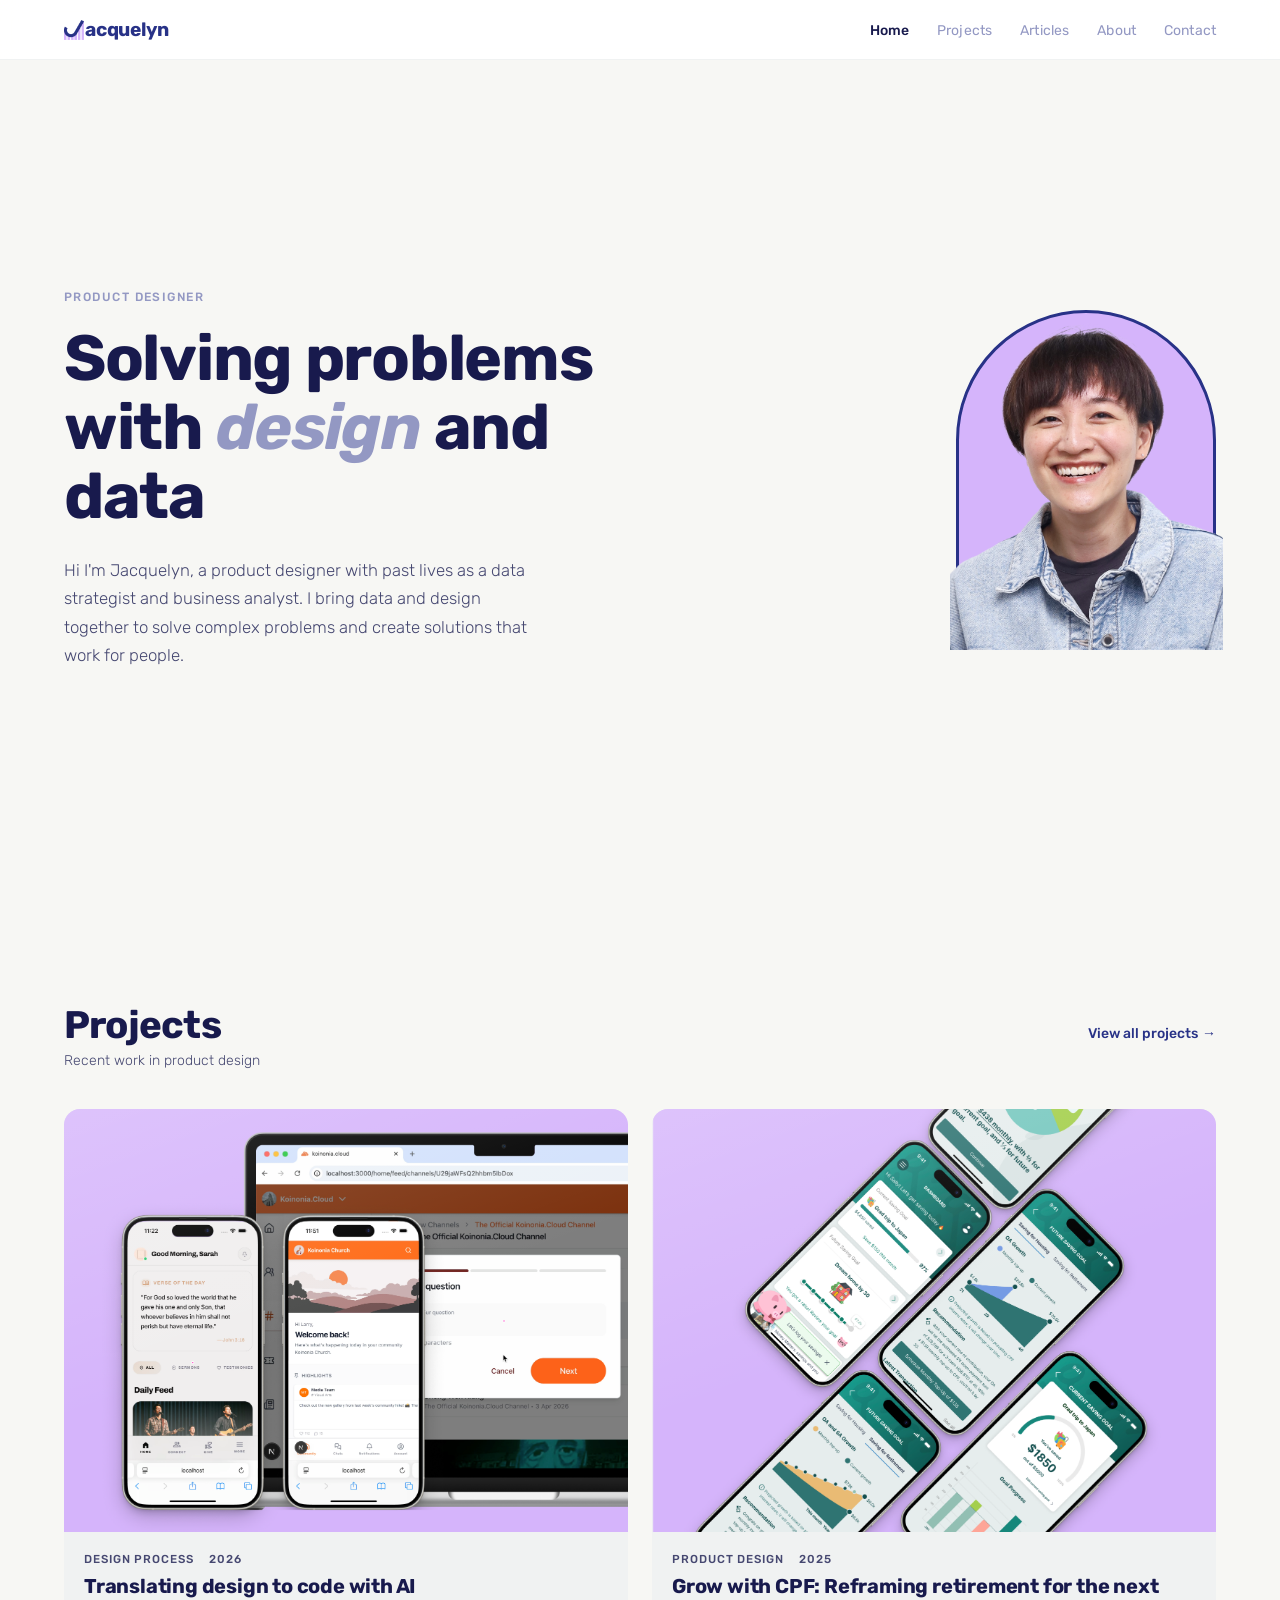
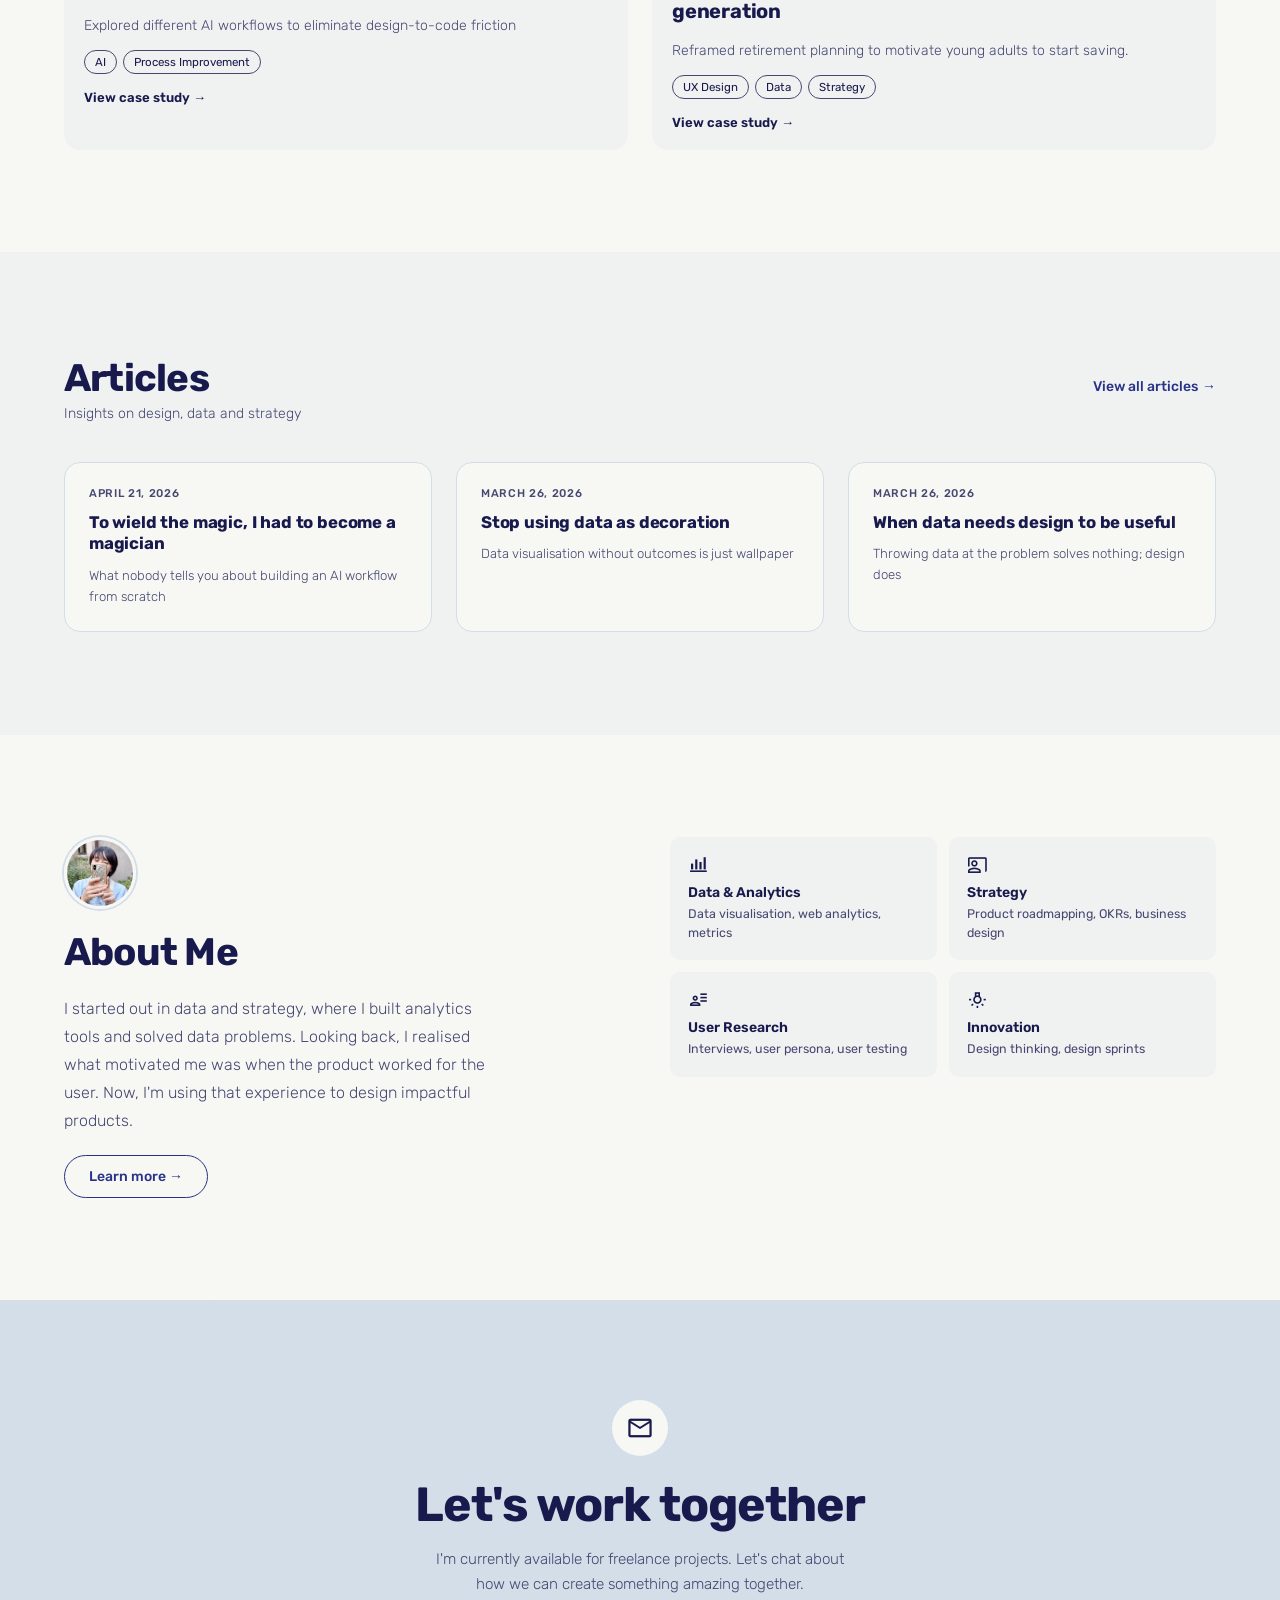
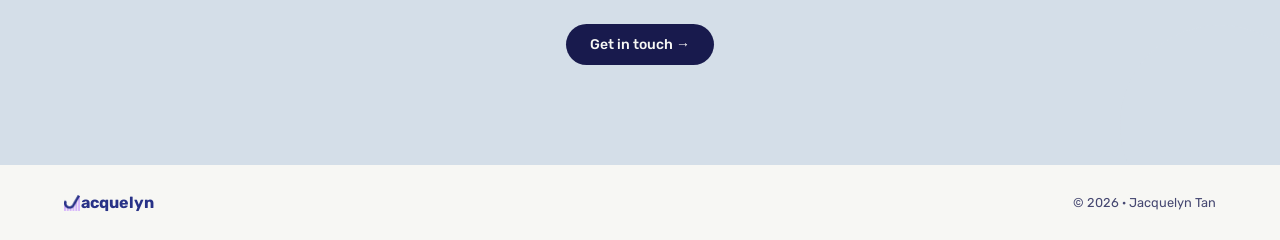
<file: index.html>
<!DOCTYPE html>
<html lang="en">

<head>
  <meta charset="UTF-8">
  <meta name="viewport" content="width=device-width, initial-scale=1.0">
  <title>Jacquelyn — Product Designer</title>
  <link rel="preconnect" href="https://fonts.googleapis.com">
  <link rel="preconnect" href="https://fonts.gstatic.com" crossorigin>
  <link href="https://fonts.googleapis.com/css2?family=Rubik:ital,wght@0,300..900;1,300..900&display=swap"
    rel="stylesheet">
  <link rel="stylesheet"
    href="https://fonts.googleapis.com/css2?family=Material+Symbols+Outlined&icon_names=bar_chart_4_bars,co_present,mail,user_attributes,wb_incandescent" />
  <link rel="stylesheet" href="styles.css">
  <link rel="icon" href="favicon.png" type="image/png">
  <style>
    /* PAGE-SPECIFIC STYLES (home only) */

    /* ── HERO ── */
    .hero {
      min-height: calc(100vh - 60px);
      display: grid;
      grid-template-columns: 1fr auto;
      align-items: center;
      gap: 40px;
      padding-top: clamp(40px, 8vw, 100px);
      padding-bottom: clamp(40px, 8vw, 100px);
      position: relative;
      overflow: hidden;
    }

    .hero::before {
      content: '';
      position: absolute;
      top: -120px;
      right: -80px;
      width: 500px;
      height: 500px;
      pointer-events: none;
    }

    .hero-label {
      font-size: 0.75rem;
      font-weight: 500;
      letter-spacing: 0.12em;
      text-transform: uppercase;
      color: var(--purple);
      margin-bottom: 20px;
      display: block;
    }

    .hero-title {
      font-family: var(--font-display);
      font-size: clamp(2.4rem, 5vw, 4.2rem);
      line-height: 1.08;
      letter-spacing: -0.02em;
      color: var(--black);
      margin-bottom: 24px;
      max-width: 560px;
    }

    .hero-title em {
      font-style: italic;
      color: var(--purple);
    }

    .hero-bio {
      font-size: clamp(0.95rem, 1.5vw, 1.05rem);
      color: var(--gray);
      line-height: 1.7;
      max-width: 480px;
      font-weight: 300;
    }

    .hero-image-wrap {
      position: relative;
      width: clamp(250px, 28vw, 260px);
      display: flex;
      justify-content: center;
    }

    .hero-arch {
      width: clamp(250px, 24vw, 260px);
      height: clamp(260px, 28vw, 340px);
      border-radius: 9999px 9999px 0 0;
      background: var(--secondary);
      border: 3px solid var(--navy);
    }

    .hero-photo {
      position: absolute;
      bottom: 0px;
      width: 105%;
      height: 110%;
      object-fit: cover;
      object-position: top;
    }

    .hero-image-wrap .sparkle {
      position: absolute;
      font-size: 2.0rem;
      color: var(--navy);
      animation: spin 4s linear infinite;
    }

    .sparkle-1 {
      top: 34px;
      right: 10px;
    }

    .sparkle-2 {
      bottom: 100px;
      left: -12px;
      animation-direction: reverse;
      animation-duration: 6s;
    }

    @keyframes spin {
      from {
        transform: rotate(0deg);
      }

      to {
        transform: rotate(360deg);
      }
    }

    /* ── PROJECTS ── */
    .projects {
      background: var(--white);
    }

    .projects-grid {
      display: grid;
      grid-template-columns: repeat(2, 1fr);
      gap: 24px;
    }

    /* ── ARTICLES ── */
    .articles {
      background: var(--gray-light);
    }

    .articles-list {
      display: grid;
      grid-template-columns: repeat(3, 1fr);
      gap: 24px;
    }

    /* ── ABOUT ── */
    .about {
      background: var(--white);
    }

    .about-grid {
      display: grid;
      grid-template-columns: 1fr 1fr;
      gap: 60px;
      align-items: start;
    }

    .about-left {
      display: flex;
      flex-direction: column;
      gap: 20px;
    }

    .about-avatar {
      width: 72px;
      height: 72px;
      border-radius: 50%;
      background: linear-gradient(135deg, var(--purple-light), var(--purple-mid));
      display: flex;
      align-items: center;
      justify-content: center;
      font-size: 2rem;
      border: 3px solid var(--white);
      box-shadow: 0 0 0 2px var(--purple-mid);
    }

    .about-text {
      font-size: 1rem;
      color: var(--gray);
      line-height: 1.75;
      font-weight: 300;
      max-width: 440px;
    }

    .skills-grid {
      display: grid;
      grid-template-columns: 1fr 1fr;
      gap: 12px;
    }

    .skill-card {
      background: var(--gray-light);
      border-radius: var(--radius-sm);
      padding: 18px;
      transition: background 0.2s;
    }

    .skill-card:hover {
      background: var(--purple-light);
    }

    .skill-icon {
      font-size: 1.3rem;
      margin-bottom: 8px;
      display: block;
    }

    .skill-name {
      font-size: 0.875rem;
      font-weight: 600;
      color: var(--black);
      margin-bottom: 4px;
    }

    .skill-desc {
      font-size: 0.78rem;
      color: var(--gray);
      line-height: 1.5;
    }

    @media (max-width: 768px) {
      .hero {
        grid-template-columns: 1fr;
        text-align: center;
        min-height: auto;
      }

      .hero-content {
        order: 2;
      }

      .hero-image-wrap {
        order: 1;
        margin: 0 auto;
      }

      .hero-title {
        max-width: 100%;
        margin: 0 auto 20px;
      }

      .hero-bio {
        max-width: 100%;
        margin: 0 auto;
      }

      .projects-grid {
        grid-template-columns: 1fr;
      }

      .articles-list {
        grid-template-columns: 1fr;
      }

      .about-grid {
        grid-template-columns: 1fr;
        gap: 40px;
      }

      .skills-grid {
        grid-template-columns: 1fr 1fr;
      }
    }

    @media (max-width: 480px) {
      .skills-grid {
        grid-template-columns: 1fr;
      }
    }
  </style>
</head>

<body>

  <div id="nav-placeholder"></div>

  <!-- HERO -->
  <section class="hero" id="hero">
    <div class="hero-content">
      <span class="hero-label">Product Designer</span>
      <h1 class="hero-title">Solving problems with <em>design</em> and data</h1>
      <p class="hero-bio">Hi I'm Jacquelyn, a product designer with past lives as a data strategist and business
        analyst. I bring data and design together to solve complex problems and create solutions that work for people.
      </p>
    </div>
    <div class="hero-image-wrap">
      <div class="hero-arch"></div>
      <!-- <span class="sparkle sparkle-1">✦</span>
      <span class="sparkle sparkle-2">✦</span> -->
      <img src="hero.png" alt="Jacquelyn" class="hero-photo">
    </div>
  </section>

  <!-- PROJECTS -->
  <section class="projects" id="projects">
    <div class="section-header fade-up">
      <div>
        <h2 class="section-title">Projects</h2>
        <p class="section-sub">Recent work in product design</p>
      </div>
      <a href="projects.html" class="view-all">View all projects</a>
    </div>
    <div class="projects-grid" id="home-projects"></div>
  </section>

  <!-- ARTICLES -->
  <section class="articles" id="articles">
    <div class="section-header fade-up">
      <div>
        <h2 class="section-title">Articles</h2>
        <p class="section-sub">Insights on design, data and strategy</p>
      </div>
      <a href="article.html" class="view-all">View all articles</a>
    </div>
    <div class="articles-list">
      <a href="https://medium.com/@jacquxes/to-wield-the-magic-i-had-to-become-a-magician-760f08ba2ab2"
        class="article-card fade-up d1">
        <p class="article-date">April 21, 2026</p>
        <h3 class="article-title">To wield the magic, I had to become a magician</h3>
        <p class="article-desc">What nobody tells you about building an AI workflow from scratch</p>
      </a>
      <a href="https://medium.com/@jacquxes/stop-using-data-as-decoration-c8cc7ef0eba2" class="article-card fade-up d2">
        <p class="article-date">March 26, 2026</p>
        <h3 class="article-title">Stop using data as decoration</h3>
        <p class="article-desc">Data visualisation without outcomes is just wallpaper</p>
      </a>
      <a href="https://medium.com/@jacquxes/when-data-needs-design-to-be-useful-93272a789863"
        class="article-card fade-up d3">
        <p class="article-date">March 26, 2026</p>
        <h3 class="article-title">When data needs design to be useful</h3>
        <p class="article-desc">Throwing data at the problem solves nothing; design does</p>
      </a>
    </div>
  </section>

  <!-- ABOUT -->
  <section class="about" id="about">
    <div class="about-grid">
      <div class="about-left fade-up">
        <img src="avatar.png" alt="Jacquelyn" class="about-avatar">
        <h2 class="section-title" style="font-size:clamp(1.8rem,3vw,2.4rem);">About Me</h2>
        <p class="about-text">I started out in data and strategy, where I built analytics tools and solved data
          problems. Looking back, I realised what motivated me was when the product worked for the user. Now, I'm using
          that experience to design impactful products.</p>
        <a href="about.html" class="btn btn-outline" style="align-self:flex-start;">Learn
          more →</a>
      </div>
      <div class="skills-grid fade-up d1">
        <div class="skill-card">
          <span class="skill-icon material-symbols-outlined">bar_chart_4_bars</span>
          <p class="skill-name">Data &amp; Analytics</p>
          <p class="skill-desc">Data visualisation, web analytics, metrics</p>
        </div>
        <div class="skill-card">
          <span class="skill-icon material-symbols-outlined">co_present</span>
          <p class="skill-name">Strategy</p>
          <p class="skill-desc">Product roadmapping, OKRs, business design</p>
        </div>
        <div class="skill-card">
          <span class="skill-icon material-symbols-outlined">user_attributes</span>
          <p class="skill-name">User Research</p>
          <p class="skill-desc">Interviews, user persona, user testing</p>
        </div>
        <div class="skill-card">
          <span class="skill-icon material-symbols-outlined">wb_incandescent</span>
          <p class="skill-name">Innovation</p>
          <p class="skill-desc">Design thinking, design sprints</p>
        </div>
      </div>
    </div>
  </section>

  <div id="cta-placeholder"></div>
  <div id="footer-placeholder"></div>

  <script src="components.js"></script>
  <script>
    renderNav('Home');
    renderCTA();
    renderFooter();
    renderProjectCards('home-projects', { limit: 2 });
    initScrollAnimations();
  </script>
</body>

</html>
</file>
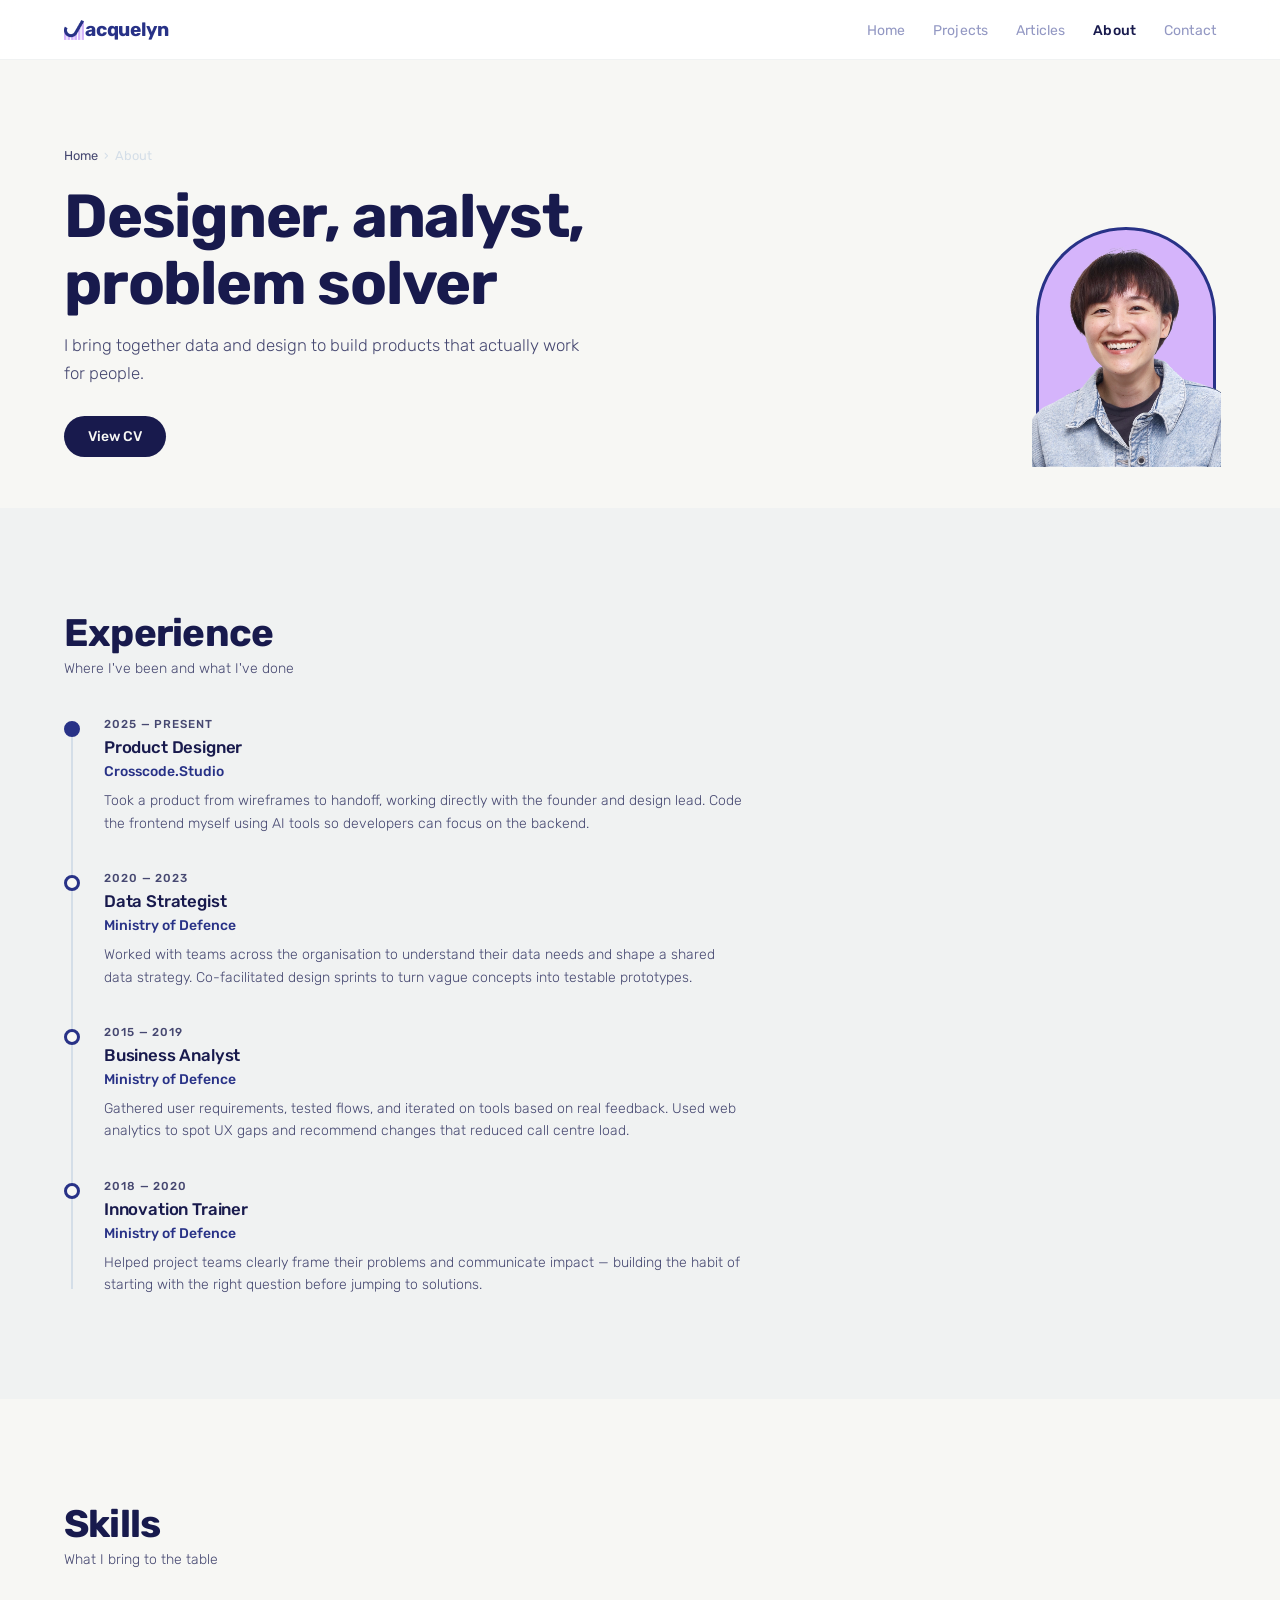
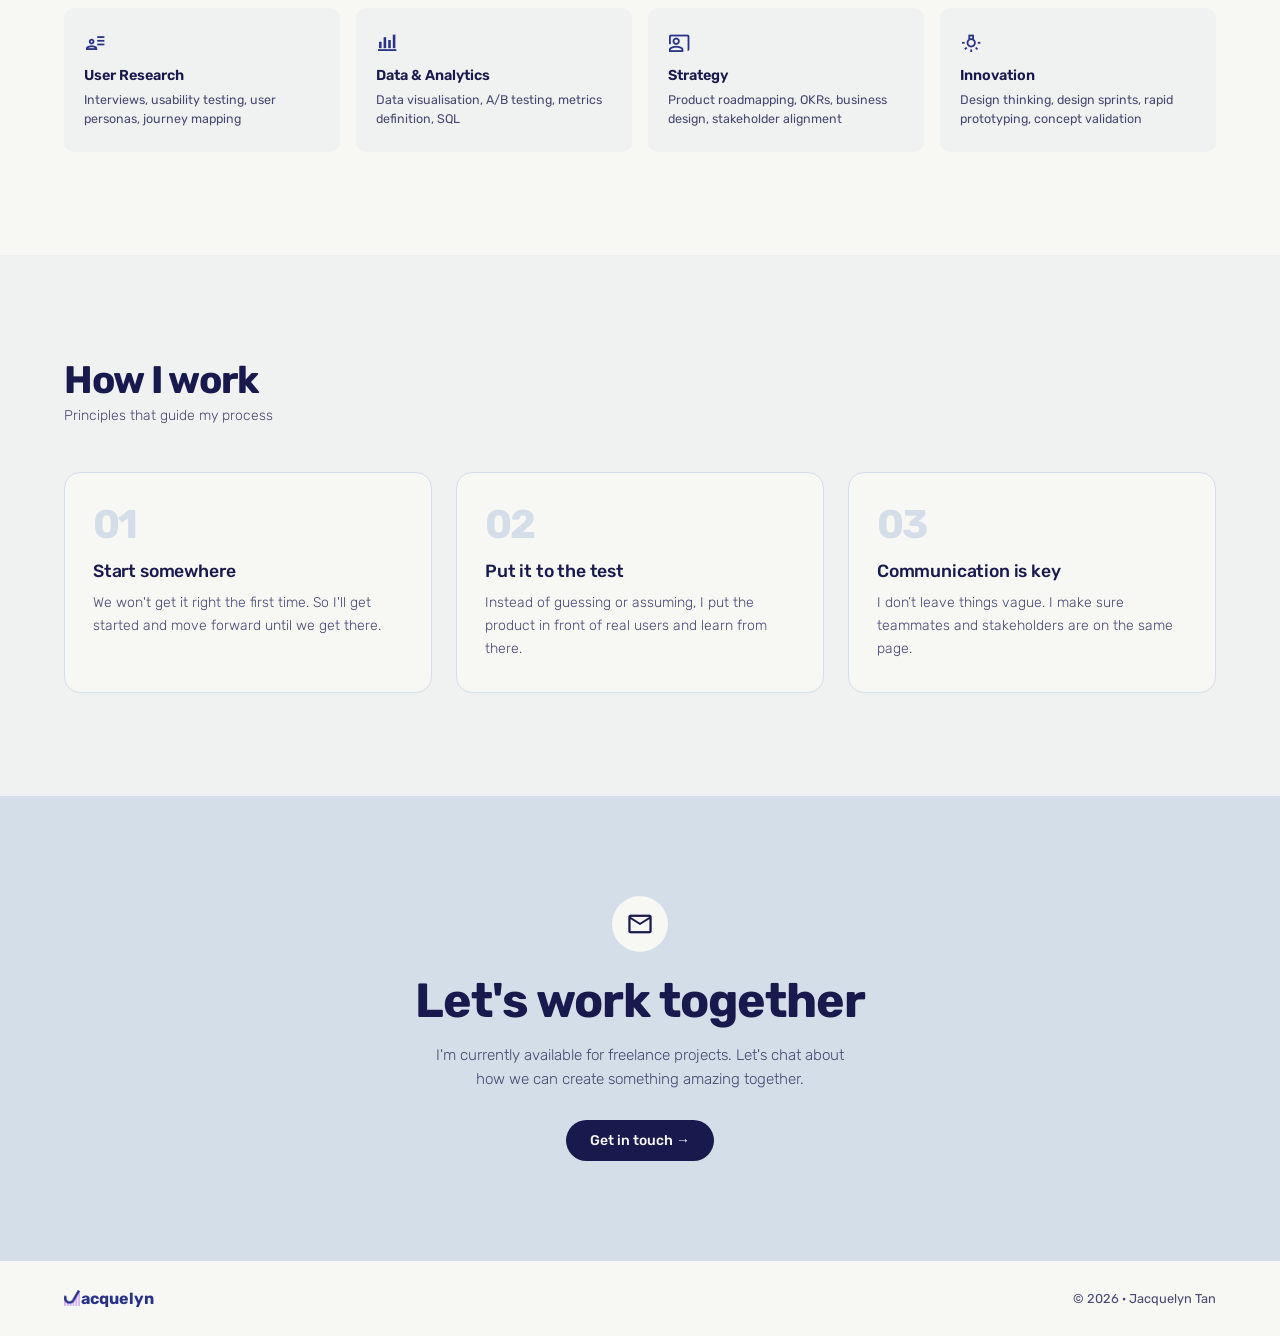
<file: about.html>
<!DOCTYPE html>
<html lang="en">

<head>
  <meta charset="UTF-8">
  <meta name="viewport" content="width=device-width, initial-scale=1.0">
  <title>About — Jacquelyn</title>
  <link rel="preconnect" href="https://fonts.googleapis.com">
  <link rel="preconnect" href="https://fonts.gstatic.com" crossorigin>
  <link href="https://fonts.googleapis.com/css2?family=Rubik:ital,wght@0,300..900;1,300..900&display=swap"
    rel="stylesheet">
  <link rel="stylesheet"
    href="https://fonts.googleapis.com/css2?family=Material+Symbols+Outlined&icon_names=bar_chart_4_bars,co_present,mail,user_attributes,wb_incandescent" />
  <link rel="stylesheet" href="styles.css">
  <style>
    /* PAGE-SPECIFIC STYLES (about only) */

    /* ── PAGE HEADER ── */
    .page-header {
      padding: clamp(48px, 7vw, 88px) clamp(20px, 5vw, 80px) clamp(32px, 4vw, 56px);
      display: grid;
      grid-template-columns: 1fr auto;
      align-items: end;
      gap: 40px;
      /* border-bottom: 1px solid var(--purple-light); */
    }

    .breadcrumb {
      display: flex;
      align-items: center;
      gap: 6px;
      font-size: 0.8rem;
      color: var(--gray);
      margin-bottom: 20px;
    }

    .breadcrumb a {
      color: var(--gray);
      text-decoration: none;
      transition: color 0.2s;
    }

    .breadcrumb a:hover {
      color: var(--navy);
    }

    .breadcrumb span {
      color: var(--purple-light);
    }

    .page-title {
      font-family: var(--font-display);
      font-size: clamp(2.2rem, 5vw, 3.8rem);
      letter-spacing: -0.02em;
      color: var(--black);
      margin-bottom: 14px;
      line-height: 1.1;
    }

    .page-title em {
      font-style: italic;
      color: var(--navy);
    }

    .page-desc {
      font-size: clamp(0.95rem, 1.5vw, 1.05rem);
      color: var(--gray);
      line-height: 1.7;
      max-width: 520px;
      font-weight: 300;
    }

    .header-avatar-wrap {
      position: relative;
      width: clamp(120px, 16vw, 180px);
      display: flex;
      justify-content: center;
      flex-shrink: 0;
    }

    .header-arch {
      width: clamp(120px, 16vw, 180px);
      height: clamp(160px, 20vw, 230px);
      border-radius: 9999px 9999px 0 0;
      background: var(--secondary);
      border: 3px solid var(--navy);
    }

    .header-photo {
      position: absolute;
      bottom: -10px;
      width: 105%;
      height: 110%;
      object-fit: cover;
      object-position: top;
    }

    /* ── INTRO ── */
    .intro {
      background: var(--white);
    }

    .intro-grid {
      display: grid;
      grid-template-columns: 1fr 1fr;
      gap: 60px;
      align-items: start;
    }

    .intro-text {
      display: flex;
      flex-direction: column;
      gap: 20px;
    }

    .intro-text p {
      font-size: clamp(0.95rem, 1.5vw, 1.05rem);
      color: var(--gray);
      line-height: 1.8;
      font-weight: 300;
    }

    .intro-text p.lead {
      font-size: clamp(1.1rem, 2vw, 1.3rem);
      color: var(--black);
      font-weight: 400;
      line-height: 1.6;
    }

    .intro-stats {
      display: grid;
      grid-template-columns: 1fr 1fr;
      gap: 16px;
    }

    .stat-card {
      background: var(--gray-light);
      border-radius: var(--radius-sm);
      padding: 24px;
    }

    .stat-number {
      font-family: var(--font-display);
      font-size: clamp(2rem, 4vw, 3rem);
      font-weight: 700;
      color: var(--navy);
      letter-spacing: -0.03em;
      line-height: 1;
      margin-bottom: 6px;
    }

    .stat-label {
      font-size: 0.82rem;
      color: var(--gray);
      line-height: 1.4;
      font-weight: 400;
    }

    /* ── EXPERIENCE ── */
    .experience {
      background: var(--gray-light);
    }

    .timeline {
      display: flex;
      flex-direction: column;
      gap: 0;
      position: relative;
      max-width: 680px;
    }

    .timeline::before {
      content: '';
      position: absolute;
      left: 7px;
      top: 8px;
      bottom: 8px;
      width: 2px;
      background: var(--purple-light);
    }

    .timeline-item {
      display: grid;
      grid-template-columns: auto 1fr;
      gap: 24px;
      padding-bottom: 36px;
      position: relative;
    }

    .timeline-item:last-child {
      padding-bottom: 0;
    }

    .timeline-dot {
      width: 16px;
      height: 16px;
      border-radius: 50%;
      background: var(--white);
      border: 3px solid var(--navy);
      margin-top: 4px;
      flex-shrink: 0;
      position: relative;
      z-index: 1;
    }

    .timeline-dot.current {
      background: var(--navy);
    }

    .timeline-content {
      display: flex;
      flex-direction: column;
      gap: 6px;
    }

    .timeline-period {
      font-size: 0.72rem;
      color: var(--gray);
      letter-spacing: 0.08em;
      text-transform: uppercase;
      font-weight: 500;
    }

    .timeline-role {
      font-family: var(--font-display);
      font-size: 1.05rem;
      color: var(--black);
      font-weight: 500;
      letter-spacing: -0.01em;
    }

    .timeline-company {
      font-size: 0.875rem;
      color: var(--navy);
      font-weight: 500;
    }

    .timeline-desc {
      font-size: 0.875rem;
      color: var(--gray);
      line-height: 1.6;
      font-weight: 300;
      margin-top: 4px;
    }

    /* ── SKILLS ── */
    .skills-section {
      background: var(--white);
    }

    .skills-full-grid {
      display: grid;
      grid-template-columns: repeat(4, 1fr);
      gap: 16px;
    }

    .skill-card {
      background: var(--gray-light);
      border-radius: var(--radius-sm);
      padding: 24px 20px;
      transition: background 0.2s, transform 0.2s;
    }

    .skill-card:hover {
      background: var(--purple-light);
      transform: translateY(-2px);
    }

    .skill-icon {
      font-size: 1.4rem;
      margin-bottom: 12px;
      display: block;
      color: var(--navy);
    }

    .skill-name {
      font-size: 0.9rem;
      font-weight: 600;
      color: var(--black);
      margin-bottom: 6px;
    }

    .skill-desc {
      font-size: 0.78rem;
      color: var(--gray);
      line-height: 1.55;
    }

    /* ── VALUES ── */
    .values {
      background: var(--gray-light);
    }

    .values-grid {
      display: grid;
      grid-template-columns: repeat(3, 1fr);
      gap: 24px;
      margin-top: 48px;
    }

    .value-card {
      background: var(--white);
      border-radius: var(--radius);
      padding: 32px 28px;
      border: 1px solid var(--purple-light);
      transition: transform 0.25s, box-shadow 0.25s;
    }

    .value-card:hover {
      transform: translateY(-3px);
      box-shadow: 0 12px 32px rgba(147, 152, 195, 0.1);
    }

    .value-number {
      font-family: var(--font-display);
      font-size: 2.5rem;
      font-weight: 700;
      color: var(--purple-light);
      letter-spacing: -0.04em;
      line-height: 1;
      margin-bottom: 16px;
    }

    .value-title {
      font-family: var(--font-display);
      font-size: 1.1rem;
      color: var(--black);
      font-weight: 500;
      margin-bottom: 10px;
      letter-spacing: -0.01em;
    }

    .value-desc {
      font-size: 0.875rem;
      color: var(--gray);
      line-height: 1.65;
      font-weight: 300;
    }

    /* ── RESPONSIVE ── */
    @media (max-width: 768px) {
      .page-header {
        grid-template-columns: 1fr;
      }

      .header-avatar-wrap {
        display: none;
      }

      .intro-grid {
        grid-template-columns: 1fr;
        gap: 40px;
      }

      .intro-stats {
        grid-template-columns: 1fr 1fr;
      }

      .skills-full-grid {
        grid-template-columns: repeat(2, 1fr);
      }

      .values-grid {
        grid-template-columns: 1fr;
      }
    }

    @media (max-width: 480px) {
      .intro-stats {
        grid-template-columns: 1fr;
      }

      .skills-full-grid {
        grid-template-columns: 1fr;
      }
    }
  </style>
  <link rel="icon" href="favicon.png" type="image/png">
</head>

<body>

  <div id="nav-placeholder"></div>

  <!-- PAGE HEADER -->
  <div class="page-header">
    <div>
      <div class="breadcrumb">
        <a href="index.html">Home</a>
        <span>›</span>
        <span>About</span>
      </div>
      <h1 class="page-title">Designer, analyst,<br>problem solver</h1>
      <p class="page-desc">I bring together data and design to build products that actually work for people.</p>
      <div style="display:flex; gap:12px; margin-top:28px; flex-wrap:wrap;">
        <a href="#" class="btn btn-primary">View CV</a>
      </div>
    </div>
    <div class="header-avatar-wrap">
      <div class="header-arch"></div>
      <img src="hero.png" alt="Jacquelyn" class="header-photo">
    </div>
  </div>

  <!-- INTRO
  <section class="intro">
    <div class="intro-grid">
      <div class="intro-text fade-up">
        <p class="lead">I started out in data and strategy — building analytics tools, running A/B tests, and
          translating messy data into decisions that teams could act on.</p>
        <p>Looking back, the work I was most proud of always had one thing in common: the product worked for the user.
          Not just the business. That realisation led me to product design, where I get to combine both worlds.</p>
        <p>Today I work at the intersection of UX, data, and strategy — helping teams move from vague problems to
          meaningful products. I believe good design is invisible, and that the best solutions come from understanding
          both the numbers and the people behind them.</p>
        <p>When I'm not designing, I write about the trade-offs of shipping products and the role data should (and
          shouldn't) play in design decisions.</p>
      </div>

      <div class="intro-stats fade-up d1">
        <div class="stat-card">
          <p class="stat-number">5+</p>
          <p class="stat-label">Years in data, strategy &amp; design</p>
        </div>
        <div class="stat-card">
          <p class="stat-number">12</p>
          <p class="stat-label">Products shipped end-to-end</p>
        </div>
        <div class="stat-card">
          <p class="stat-number">20+</p>
          <p class="stat-label">User interviews conducted</p>
        </div>
        <div class="stat-card">
          <p class="stat-number">3</p>
          <p class="stat-label">Industries: fintech, community, enterprise</p>
        </div>
      </div>
    </div>
  </section> -->

  <!-- EXPERIENCE -->
  <section class="experience">
    <div class="section-header fade-up">
      <div>
        <h2 class="section-title">Experience</h2>
        <p class="section-sub">Where I've been and what I've done</p>
      </div>
    </div>

    <div class="timeline">
      <div class="timeline-item fade-up">
        <div class="timeline-dot current"></div>
        <div class="timeline-content">
          <p class="timeline-period">2025 — Present</p>
          <p class="timeline-role">Product Designer</p>
          <p class="timeline-company">Crosscode.Studio</p>
          <p class="timeline-desc">Took a product from wireframes to handoff, working directly with the founder and
            design lead. Code the frontend myself using AI tools so developers can focus on the backend.</p>
        </div>
      </div>

      <div class="timeline-item fade-up d1">
        <div class="timeline-dot"></div>
        <div class="timeline-content">
          <p class="timeline-period">2020 — 2023</p>
          <p class="timeline-role">Data Strategist</p>
          <p class="timeline-company">Ministry of Defence</p>
          <p class="timeline-desc">Worked with teams across the organisation to understand their data needs and shape a
            shared data strategy. Co-facilitated design sprints to turn vague concepts into testable prototypes.</p>
        </div>
      </div>

      <div class="timeline-item fade-up d2">
        <div class="timeline-dot"></div>
        <div class="timeline-content">
          <p class="timeline-period">2015 — 2019</p>
          <p class="timeline-role">Business Analyst</p>
          <p class="timeline-company">Ministry of Defence</p>
          <p class="timeline-desc">Gathered user requirements, tested flows, and iterated on tools based on real
            feedback. Used web analytics to spot UX gaps and recommend changes that reduced call centre load.</p>
        </div>
      </div>

      <div class="timeline-item fade-up d3">
        <div class="timeline-dot"></div>
        <div class="timeline-content">
          <p class="timeline-period">2018 — 2020</p>
          <p class="timeline-role">Innovation Trainer</p>
          <p class="timeline-company">Ministry of Defence</p>
          <p class="timeline-desc">Helped project teams clearly frame their problems and communicate impact — building
            the habit of starting with the right question before jumping to solutions.</p>
        </div>
      </div>
    </div>
  </section>

  <!-- SKILLS -->
  <section class="skills-section">
    <div class="section-header fade-up">
      <div>
        <h2 class="section-title">Skills</h2>
        <p class="section-sub">What I bring to the table</p>
      </div>
    </div>

    <div class="skills-full-grid">
      <div class="skill-card fade-up d1">
        <span class="skill-icon material-symbols-outlined">user_attributes</span>
        <p class="skill-name">User Research</p>
        <p class="skill-desc">Interviews, usability testing, user personas, journey mapping</p>
      </div>
      <div class="skill-card fade-up d2">
        <span class="skill-icon material-symbols-outlined">bar_chart_4_bars</span>
        <p class="skill-name">Data &amp; Analytics</p>
        <p class="skill-desc">Data visualisation, A/B testing, metrics definition, SQL</p>
      </div>
      <div class="skill-card fade-up d3">
        <span class="skill-icon material-symbols-outlined">co_present</span>
        <p class="skill-name">Strategy</p>
        <p class="skill-desc">Product roadmapping, OKRs, business design, stakeholder alignment</p>
      </div>
      <div class="skill-card fade-up d4">
        <span class="skill-icon material-symbols-outlined">wb_incandescent</span>
        <p class="skill-name">Innovation</p>
        <p class="skill-desc">Design thinking, design sprints, rapid prototyping, concept validation</p>
      </div>
    </div>
  </section>

  <!-- VALUES -->
  <section class="values">
    <div class="section-header fade-up">
      <div>
        <h2 class="section-title">How I work</h2>
        <p class="section-sub">Principles that guide my process</p>
      </div>
    </div>

    <div class="values-grid">
      <div class="value-card fade-up d1">
        <p class="value-number">01</p>
        <p class="value-title">Start somewhere</p>
        <p class="value-desc">We won't get it right the first time. So I'll get started and move forward until we get
          there.</p>
      </div>
      <div class="value-card fade-up d2">
        <p class="value-number">02</p>
        <p class="value-title">Put it to the test</p>
        <p class="value-desc">Instead of guessing or assuming, I put the product in front of real users and learn
          from there.</p>
      </div>
      <div class="value-card fade-up d3">
        <p class="value-number">03</p>
        <p class="value-title">Communication is key</p>
        <p class="value-desc">I don’t leave things vague. I make sure teammates and stakeholders are on the same page.
        </p>
      </div>
    </div>

    <!-- <div class="values-grid">
      <div class="value-card fade-up d1">
        <p class="value-number">01</p>
        <p class="value-title">Start with the problem</p>
        <p class="value-desc">I resist jumping to solutions. Every project starts with understanding the problem deeply
          — who has it, how often, and what it costs them. Good framing is half the work.</p>
      </div>
      <div class="value-card fade-up d2">
        <p class="value-number">02</p>
        <p class="value-title">Data informs, design decides</p>
        <p class="value-desc">Data tells you what is happening. Design figures out what should happen. I use both
          together — not to validate assumptions, but to challenge them.</p>
      </div>
      <div class="value-card fade-up d3">
        <p class="value-number">03</p>
        <p class="value-title">Ship, learn, improve</p>
        <p class="value-desc">The best product is the one that ships. I care about doing the work well, but I also know
          when something is good enough to put in front of real users and learn from.</p>
      </div>
    </div> -->
  </section>

  <div id="cta-placeholder"></div>
  <div id="footer-placeholder"></div>

  <script src="components.js"></script>
  <script>
    renderNav('About');
    renderCTA();
    renderFooter();
    initScrollAnimations();
  </script>
</body>

</html>
</file>
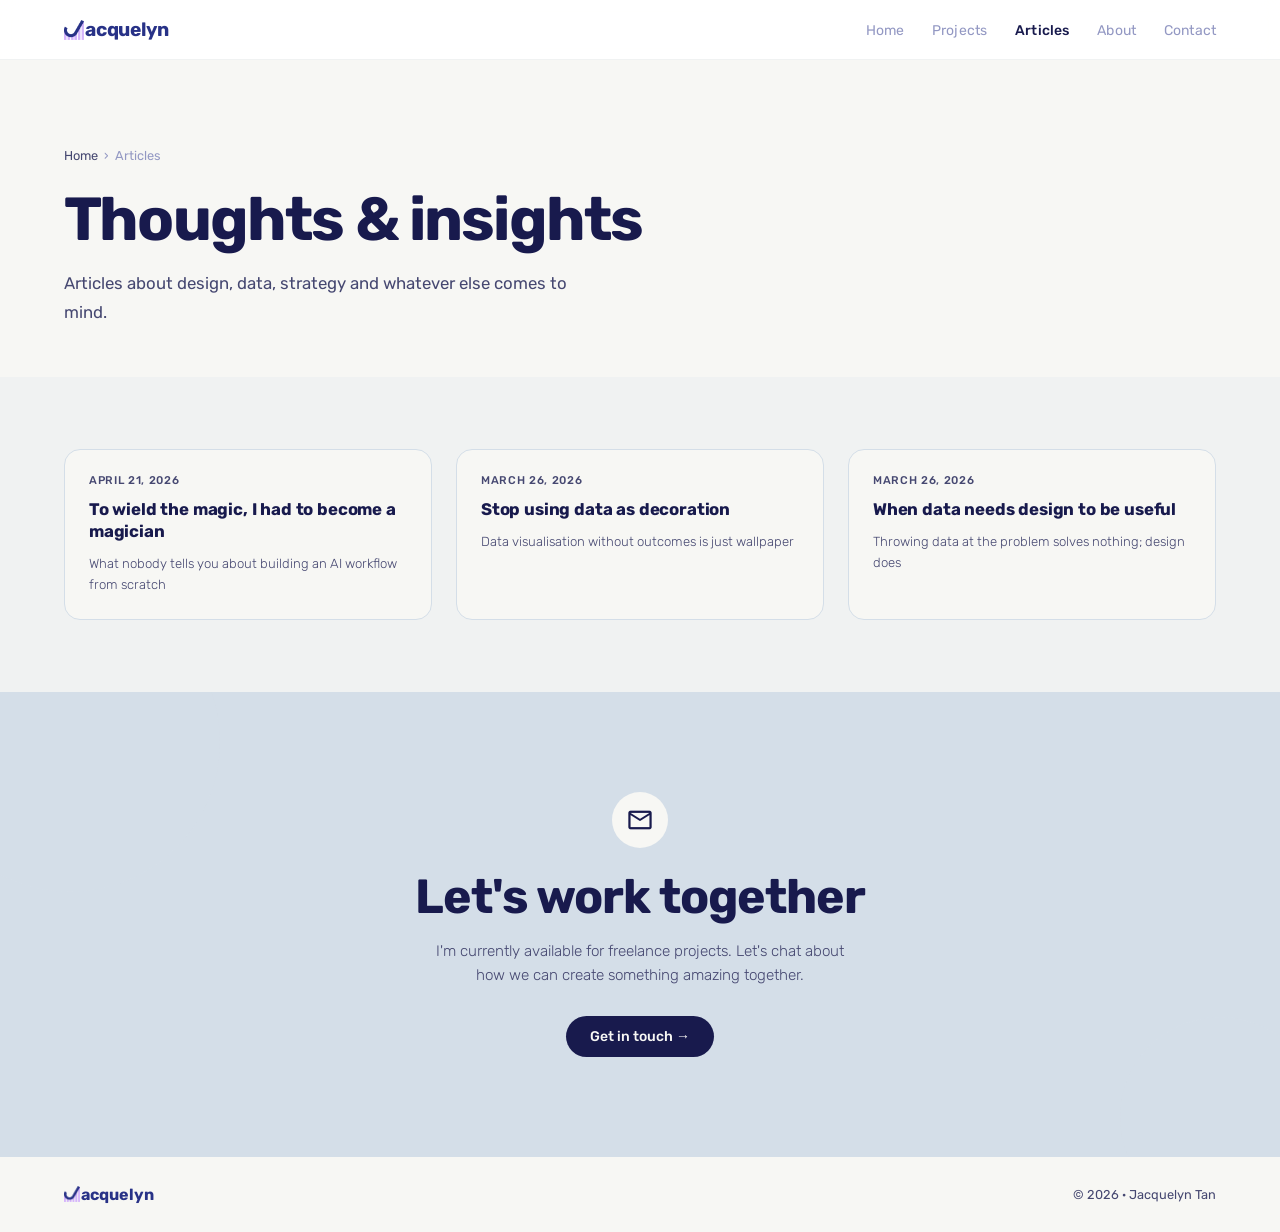
<file: article.html>
<!DOCTYPE html>
<html lang="en">

<head>
  <meta charset="UTF-8">
  <meta name="viewport" content="width=device-width, initial-scale=1.0">
  <title>Articles — Jacquelyn</title>
  <link rel="preconnect" href="https://fonts.googleapis.com">
  <link rel="preconnect" href="https://fonts.gstatic.com" crossorigin>
  <link href="https://fonts.googleapis.com/css2?family=Rubik:ital,wght@0,300..900;1,300..900&display=swap"
    rel="stylesheet">
  <link rel="stylesheet"
    href="https://fonts.googleapis.com/css2?family=Material+Symbols+Outlined&icon_names=bar_chart_4_bars,co_present,mail,user_attributes,wb_incandescent" />
  <link rel="stylesheet" href="styles.css">
  <style>
    /* PAGE-SPECIFIC STYLES (articles only) */

    .page-header {
      padding: clamp(48px, 7vw, 88px) clamp(20px, 5vw, 80px) clamp(32px, 4vw, 56px);
    }

    .breadcrumb {
      display: flex;
      align-items: center;
      gap: 6px;
      font-size: 0.8rem;
      color: var(--gray);
      margin-bottom: 20px;
    }

    .breadcrumb a {
      color: var(--gray);
      text-decoration: none;
      transition: color 0.2s;
    }

    .breadcrumb a:hover {
      color: var(--navy);
    }

    .breadcrumb span {
      color: var(--purple);
    }

    .page-title {
      font-family: var(--font-display);
      font-size: clamp(2.2rem, 5vw, 3.8rem);
      letter-spacing: -0.03em;
      color: var(--black);
      margin-bottom: 14px;
    }

    .page-desc {
      font-size: clamp(0.95rem, 1.5vw, 1.05rem);
      color: var(--gray);
      line-height: 1.7;
      max-width: 520px;
    }

    .articles-section {
      padding: clamp(40px, 6vw, 72px) clamp(20px, 5vw, 80px);
      background: var(--gray-light);
    }

    .articles-count {
      font-size: 0.82rem;
      color: var(--gray);
      margin-bottom: 28px;
    }

    .articles-count strong {
      color: var(--black);
      font-weight: 700;
    }

    .articles-grid {
      display: grid;
      grid-template-columns: repeat(3, 1fr);
      gap: 24px;
    }

    @media (max-width: 1024px) {
      .articles-grid {
        grid-template-columns: repeat(2, 1fr);
      }
    }

    @media (max-width: 768px) {
      .articles-grid {
        grid-template-columns: 1fr;
      }
    }
  </style>
  <link rel="icon" href="favicon.png" type="image/png">
</head>

<body>

  <div id="nav-placeholder"></div>

  <div class="page-header">
    <div class="breadcrumb">
      <a href="index.html">Home</a>
      <span>›</span>
      <span>Articles</span>
    </div>
    <h1 class="page-title">Thoughts &amp; insights</h1>
    <p class="page-desc">Articles about design, data, strategy and whatever else comes to mind.</p>
  </div>

  <section class="articles-section">
    <!-- <p class="articles-count">Showing <strong id="article-count">3 articles</strong></p> -->
    <div class="articles-grid" id="all-articles">
      <a href="https://medium.com/@jacquxes/to-wield-the-magic-i-had-to-become-a-magician-760f08ba2ab2"
        class="article-card fade-up d1">
        <p class="article-date">April 21, 2026</p>
        <h3 class="article-title">To wield the magic, I had to become a magician</h3>
        <p class="article-desc">What nobody tells you about building an AI workflow from scratch</p>
      </a>
      <a href="https://medium.com/@jacquxes/stop-using-data-as-decoration-c8cc7ef0eba2" class="article-card fade-up d2">
        <p class="article-date">March 26, 2026</p>
        <h3 class="article-title">Stop using data as decoration</h3>
        <p class="article-desc">Data visualisation without outcomes is just wallpaper</p>
      </a>
      <a href="https://medium.com/@jacquxes/when-data-needs-design-to-be-useful-93272a789863"
        class="article-card fade-up d3">
        <p class="article-date">March 26, 2026</p>
        <h3 class="article-title">When data needs design to be useful</h3>
        <p class="article-desc">Throwing data at the problem solves nothing; design does</p>
      </a>
    </div>
  </section>

  <div id="cta-placeholder"></div>
  <div id="footer-placeholder"></div>

  <script src="components.js"></script>
  <script>
    renderNav('Articles');
    renderCTA();
    renderFooter();
    initScrollAnimations();
  </script>
</body>

</html>
</file>
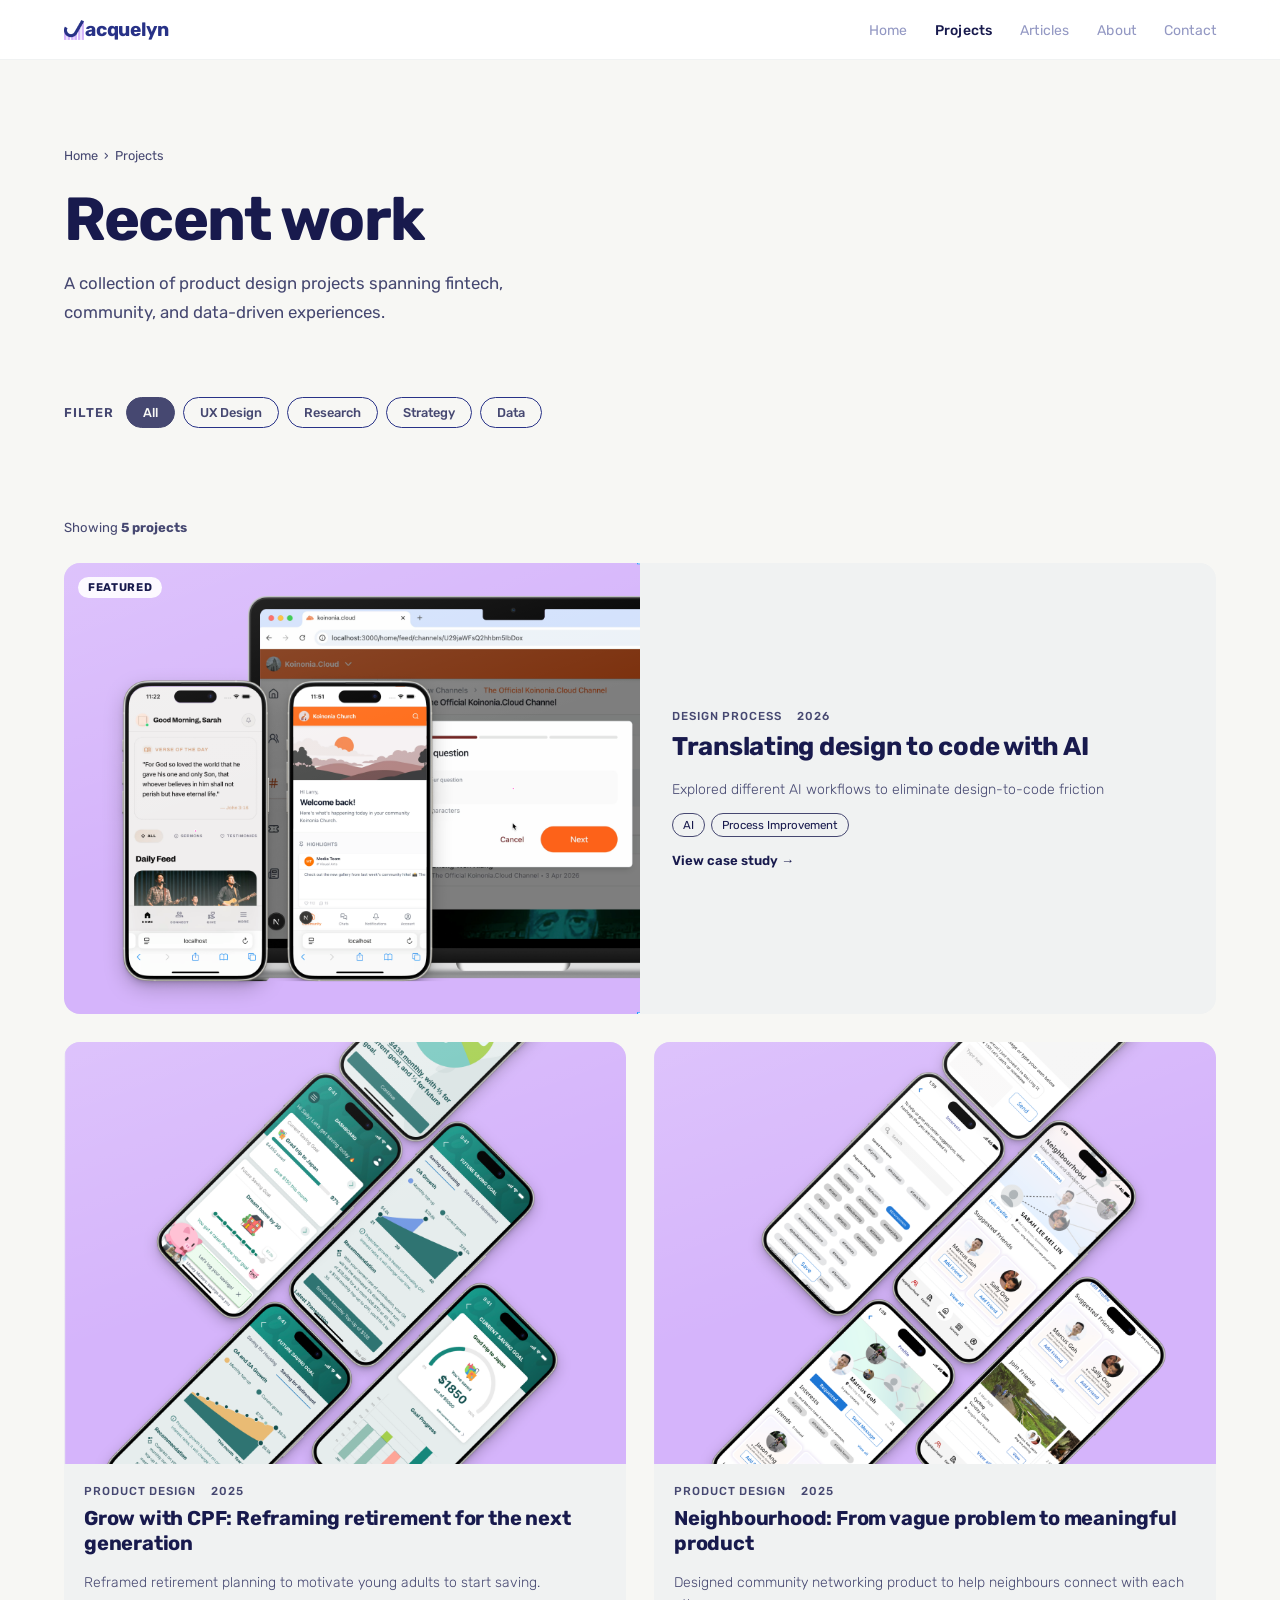
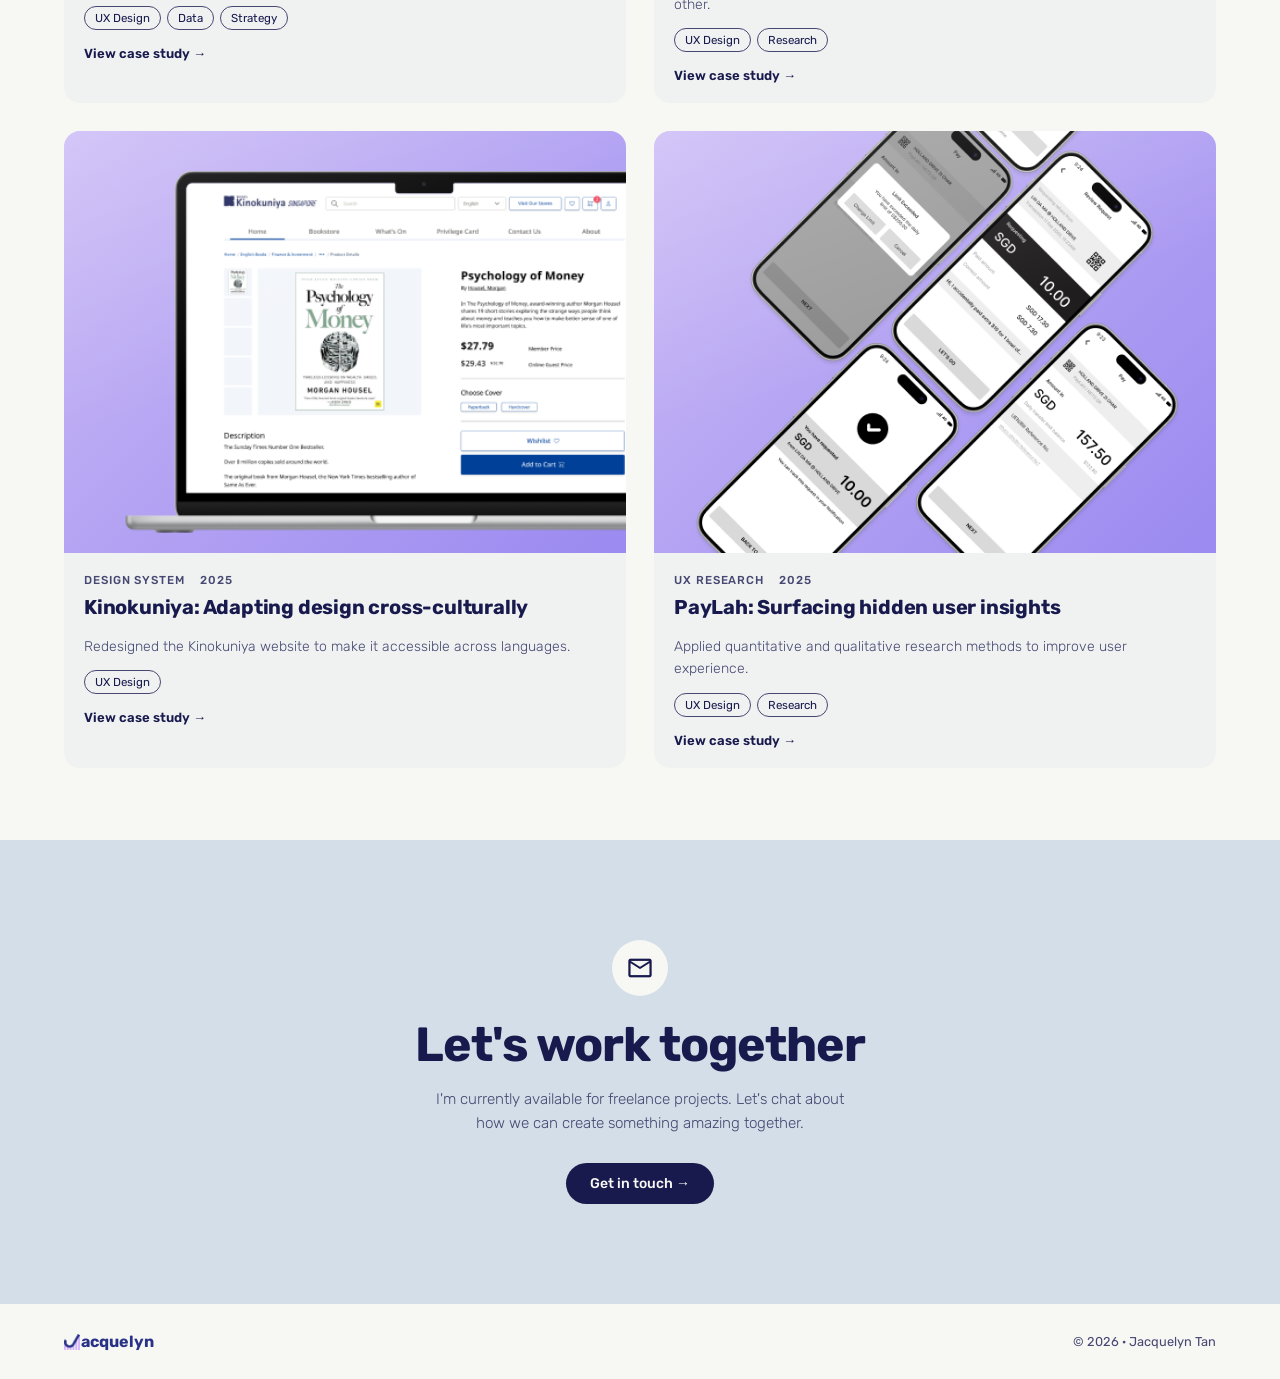
<file: projects.html>
<!DOCTYPE html>
<html lang="en">

<head>
  <meta charset="UTF-8">
  <meta name="viewport" content="width=device-width, initial-scale=1.0">
  <title>Projects — Jacquelyn</title>
  <link rel="preconnect" href="https://fonts.googleapis.com">
  <link rel="preconnect" href="https://fonts.gstatic.com" crossorigin>
  <link href="https://fonts.googleapis.com/css2?family=Rubik:ital,wght@0,300..900;1,300..900&display=swap"
    rel="stylesheet">
  <link rel="stylesheet"
    href="https://fonts.googleapis.com/css2?family=Material+Symbols+Outlined&icon_names=bar_chart_4_bars,co_present,mail,user_attributes,wb_incandescent" />
  <link rel="stylesheet" href="styles.css">
  <style>
    /* PAGE-SPECIFIC STYLES (projects only) */

    .page-header {
      padding: clamp(48px, 7vw, 88px) clamp(20px, 5vw, 80px) clamp(32px, 4vw, 56px);
    }

    .breadcrumb {
      display: flex;
      align-items: center;
      gap: 6px;
      font-size: 0.8rem;
      color: var(--gray);
      margin-bottom: 20px;
    }

    .breadcrumb a {
      color: var(--gray);
      text-decoration: none;
      transition: color 0.2s;
    }

    .breadcrumb a:hover {
      color: var(--primary);
    }

    .breadcrumb span {
      color: var(--primary-light);
    }

    .page-title {
      font-family: var(--font-display);
      font-size: clamp(2.2rem, 5vw, 3.8rem);
      letter-spacing: -0.03em;
      color: var(--primary-dark);
      margin-bottom: 14px;
    }

    .page-desc {
      font-size: clamp(0.95rem, 1.5vw, 1.05rem);
      color: var(--gray);
      line-height: 1.7;
      max-width: 520px;
    }

    .filter-bar {
      padding: 20px clamp(20px, 5vw, 80px);
      border-bottom: 1px solid var(--primary-light);
      display: flex;
      align-items: center;
      gap: 8px;
      flex-wrap: wrap;
    }

    .filter-label {
      font-size: 0.8rem;
      font-weight: 600;
      color: var(--gray);
      text-transform: uppercase;
      letter-spacing: 0.08em;
      margin-right: 4px;
    }

    .filter-btn {
      padding: 7px 16px;
      border-radius: 100px;
      font-size: 0.8rem;
      font-weight: 500;
      font-family: var(--font-body);
      cursor: pointer;
      border: 1.5px solid var(--navy);
      background: transparent;
      color: var(--gray);
      transition: all 0.2s;
    }

    .filter-btn:hover {
      border-color: var(--gray);
      color: var(--gray);
    }

    .filter-btn.active {
      background: var(--gray);
      border-color: var(--gray);
      color: var(--white);
    }

    .projects-section {
      padding: clamp(40px, 6vw, 72px) clamp(20px, 5vw, 80px);
    }

    .projects-count {
      font-size: 0.82rem;
      color: var(--gray);
      margin-bottom: 28px;
    }

    .projects-count strong {
      color: var(--primary-dark);
      font-weight: 700;
    }

    .projects-grid {
      display: grid;
      grid-template-columns: repeat(2, 1fr);
      gap: 28px;
    }

    /* Featured card spans full width */
    .project-card.featured {
      grid-column: 1 / -1;
      display: grid;
      grid-template-columns: 1fr 1fr;
    }

    .project-card.featured .project-thumb {
      aspect-ratio: auto;
      height: 100%;
      min-height: 280px;
    }

    .project-card.featured .project-info {
      padding: 32px;
      justify-content: center;
    }

    .project-card.featured .project-name {
      font-size: clamp(1.2rem, 2vw, 1.6rem);
    }

    @media (max-width: 768px) {
      .projects-grid {
        grid-template-columns: 1fr;
      }

      .project-card.featured {
        grid-column: auto;
        grid-template-columns: 1fr;
      }

      .project-card.featured .project-thumb {
        min-height: 220px;
        height: auto;
        aspect-ratio: 16/10;
      }
    }
  </style>
  <link rel="icon" href="favicon.png" type="image/png">
</head>

<body>

  <div id="nav-placeholder"></div>

  <div class="page-header">
    <div class="breadcrumb">
      <a href="index.html">Home</a>
      <span>›</span>
      <span>Projects</span>
    </div>
    <h1 class="page-title">Recent work</h1>
    <p class="page-desc">A collection of product design projects spanning fintech, community, and data-driven
      experiences.</p>
  </div>

  <div class="filter-bar">
    <span class="filter-label">Filter</span>
    <button class="filter-btn active" data-filter="all">All</button>
    <button class="filter-btn" data-filter="ux">UX Design</button>
    <button class="filter-btn" data-filter="research">Research</button>
    <button class="filter-btn" data-filter="strategy">Strategy</button>
    <button class="filter-btn" data-filter="data">Data</button>
  </div>

  <section class="projects-section">
    <p class="projects-count">Showing <strong id="project-count"></strong></p>
    <!-- All project cards injected from PROJECTS in components.js -->
    <div class="projects-grid" id="all-projects"></div>
  </section>

  <div id="cta-placeholder"></div>
  <div id="footer-placeholder"></div>

  <script src="components.js"></script>
  <script>
    renderNav('Projects');
    renderCTA();
    renderFooter();

    // Define updateCount first so it's available everywhere
    function updateCount(n) {
      document.getElementById('project-count').textContent =
        n + ' project' + (n !== 1 ? 's' : '');
    }

    renderProjectCards('all-projects', { featured: true });

    // Count cards actually in the DOM after rendering
    updateCount(document.querySelectorAll('.project-card').length);

    // Filter buttons
    document.querySelectorAll('.filter-btn').forEach(btn => {
      btn.addEventListener('click', () => {
        document.querySelectorAll('.filter-btn').forEach(b => b.classList.remove('active'));
        btn.classList.add('active');

        const selected = btn.dataset.filter;

        // Show/hide cards
        const cards = document.querySelectorAll('.project-card');
        let visible = 0;
        cards.forEach(card => {
          const cardTags = card.dataset.tags ? card.dataset.tags.split(',') : [];
          const match = selected === 'all' || cardTags.includes(selected);
          card.style.display = match ? '' : 'none';
          if (match) visible++;
        });

        // Accent matching tag, default the rest
        document.querySelectorAll('.project-card').forEach(card => {
          if (card.style.display === 'none') return;
          card.querySelectorAll('.tag').forEach(tag => {
            if (selected === 'all') {
              tag.classList.remove('accent');
            } else {
              tag.classList.toggle('accent', tag.dataset.tag === selected);
            }
          });
        });

        updateCount(visible);
      });
    });

    initScrollAnimations();
  </script>
</body>

</html>
</file>
<file: styles.css>
/* ============================================
   SHARED STYLES — styles.css
   Edit here to update all pages at once
   ============================================ */

*,
*::before,
*::after {
  box-sizing: border-box;
  margin: 0;
  padding: 0;
}

/* ── TOKENS ── */
:root {
  --secondary: #D5B4FB;
  --purple: #9398C3;
  --purple-light: #D4DEE8;
  --purple-mid: #D4DEE8;
  --navy: #283287;
  --black: #181A4D;
  --gray: #464871;
  --gray-light: #F0F2F2;
  --white: #F7F7F4;
  --font-display: 'Rubik', sans-serif;
  --font-body: 'Rubik', sans-serif;
  --radius: 16px;
  --radius-sm: 10px;
}

/* ── BASE ── */
html {
  scroll-behavior: smooth;
}

body {
  font-family: var(--font-body);
  background: var(--white);
  color: var(--black);
  -webkit-font-smoothing: antialiased;
  overflow-x: hidden;
}

/* ── NAV ── */
nav {
  background: rgba(255, 255, 255, 0.92);
  backdrop-filter: blur(12px);
  -webkit-backdrop-filter: blur(12px);
  border-bottom: 1px solid var(--gray-light);
  padding: 0 clamp(20px, 5vw, 80px);
  height: 60px;
  display: flex;
  align-items: center;
  justify-content: space-between;
}

#nav-placeholder {
  position: sticky;
  top: 0;
  z-index: 100;
}

.nav-logo {
  font-family: var(--font-display);
  font-size: 1.2rem;
  font-weight: bold;
  color: var(--navy);
  text-decoration: none;
  letter-spacing: -0.01em;
  display: flex;
  align-items: center;
  gap: 1px;
}

.nav-logo img {
  height: 20px;
  width: auto;
}

.nav-links {
  display: flex;
  gap: 28px;
  list-style: none;
}

.nav-links a {
  font-size: 0.875rem;
  color: var(--purple);
  text-decoration: none;
  font-weight: 400;
  transition: color 0.2s;
  letter-spacing: 0.01em;
}

.nav-links a:hover {
  color: var(--black);
}

.nav-links a.active {
  color: var(--black);
  font-weight: 500;
}

.hamburger {
  display: none;
  flex-direction: column;
  gap: 5px;
  cursor: pointer;
  padding: 4px;
  border: none;
  background: none;
}

.hamburger span {
  display: block;
  width: 22px;
  height: 2px;
  background: var(--black);
  border-radius: 2px;
  transition: all 0.3s;
}

.mobile-menu {
  display: none;
  position: fixed;
  top: 60px;
  left: 0;
  right: 0;
  background: var(--white);
  border-bottom: 1px solid var(--gray-light);
  padding: 20px clamp(20px, 5vw, 80px);
  z-index: 99;
  flex-direction: column;
  gap: 16px;
  animation: slideDown 0.25s ease;
}

.mobile-menu.open {
  display: flex;
}

.mobile-menu a {
  font-size: 1rem;
  color: var(--black);
  text-decoration: none;
  font-weight: 400;
  padding: 8px 0;
  border-bottom: 1px solid var(--gray-light);
}

@keyframes slideDown {
  from {
    opacity: 0;
    transform: translateY(-10px);
  }

  to {
    opacity: 1;
    transform: translateY(0);
  }
}

/* ── SECTION DEFAULTS ── */
section {
  padding: clamp(60px, 8vw, 120px) clamp(20px, 5vw, 80px);
}

.section-header {
  display: flex;
  align-items: baseline;
  justify-content: space-between;
  margin-bottom: 40px;
  flex-wrap: wrap;
  gap: 12px;
}

.section-title {
  font-family: var(--font-display);
  font-size: clamp(1.8rem, 3vw, 2.8rem);
  letter-spacing: -0.02em;
  color: var(--black);
}

.section-sub {
  font-size: 0.875rem;
  color: var(--gray);
  margin-top: 4px;
  font-weight: 300;
}

.view-all {
  font-size: 0.875rem;
  color: var(--navy);
  text-decoration: none;
  font-weight: 500;
  white-space: nowrap;
  display: flex;
  align-items: center;
  gap: 4px;
  transition: gap 0.2s;
}

.view-all:hover {
  gap: 8px;
}

.view-all::after {
  content: '→';
}

/* ── BUTTONS ── */
.btn {
  display: inline-flex;
  align-items: center;
  gap: 6px;
  padding: 12px 24px;
  border-radius: 100px;
  font-size: 0.875rem;
  font-weight: 500;
  font-family: var(--font-body);
  cursor: pointer;
  text-decoration: none;
  transition: all 0.2s;
  border: none;
}

.btn-primary {
  background: var(--black);
  color: var(--white);
}

.btn-primary:hover {
  background: var(--purple);
  transform: translateY(-1px);
}

.btn-outline {
  background: transparent;
  color: var(--navy);
  border: 1.5px solid var(--navy);
}

.btn-outline:hover {
  background: var(--gray-light);
  transform: translateY(-1px);
}

.btn-accent {
  background: var(--accent);
  color: var(--primary-dark);
}

.btn-accent:hover {
  background: #b8d000;
  transform: translateY(-1px);
  box-shadow: 0 6px 20px rgba(200, 224, 0, 0.4);
}


/* ── PROJECT CARD ── */
/* Used on both homepage and projects.html */
.project-card {
  border-radius: var(--radius);
  overflow: hidden;
  background: var(--gray-light);
  transition: transform 0.3s ease, box-shadow 0.3s ease;
  cursor: pointer;
  text-decoration: none;
  color: inherit;
  display: block;
}

.project-card:hover {
  transform: translateY(-4px);
  box-shadow: 0 16px 48px rgba(147, 152, 195, 0.2);
}

.project-thumb {
  width: 100%;
  aspect-ratio: 4/3;
  background: linear-gradient(135deg, var(--purple-light) 0%, #D4D0FC 100%);
  display: flex;
  align-items: center;
  justify-content: center;
  font-size: 3rem;
  position: relative;
  overflow: hidden;
}

.project-thumb::before {
  content: '';
  position: absolute;
  inset: 0;
  background: linear-gradient(160deg, rgba(255, 255, 255, 0.2) 0%, transparent 50%);
}

.project-thumb img {
  width: 100%;
  height: 100%;
  object-fit: cover;
  display: block;
}

.project-thumb-alt {
  background: linear-gradient(135deg, #C9B8F5 0%, #9B8AF0 100%);
}

.project-thumb-tag {
  position: absolute;
  top: 14px;
  left: 14px;
  background: rgba(255, 255, 255, 0.9);
  backdrop-filter: blur(6px);
  color: var(--primary);
  font-size: 0.7rem;
  font-weight: 700;
  letter-spacing: 0.06em;
  text-transform: uppercase;
  padding: 4px 10px;
  border-radius: 100px;
}

.project-info {
  padding: 20px;
  display: flex;
  flex-direction: column;
  gap: 8px;
}

.project-meta {
  font-size: 0.72rem;
  color: var(--gray);
  letter-spacing: 0.08em;
  text-transform: uppercase;
  font-weight: 500;
  display: flex;
  align-items: center;
  gap: 6px;
}

.project-meta .dot {
  width: 3px;
  height: 3px;
  border-radius: 50%;
  background: var(--primary-light);
  display: inline-block;
}

.project-name {
  font-family: var(--font-display);
  font-size: clamp(1rem, 1.8vw, 1.25rem);
  line-height: 1.25;
  color: var(--black);
  margin-bottom: 8px;
  letter-spacing: -0.01em;
}

.project-desc {
  font-size: 0.875rem;
  color: var(--gray);
  line-height: 1.6;
  font-weight: 300;
}

.project-tags {
  display: flex;
  flex-wrap: wrap;
  gap: 6px;
  margin-top: 4px;
}

.tag {
  font-size: 0.72rem;
  font-weight: normal;
  padding: 4px 10px;
  border-radius: 100px;
  background: transparent;
  border: 1px solid var(--gray);
  color: var(--primary);
}

.tag.accent {
  background: var(--purple-mid);
  color: var(--primary-dark);
}

.project-link {
  display: inline-flex;
  align-items: center;
  gap: 4px;
  font-size: 0.82rem;
  font-weight: 600;
  color: var(--primary);
  margin-top: 8px;
  transition: gap 0.2s;
}

.project-link .material-symbols-outlined {
  font-size: 16px;
  transition: transform 0.2s;
}

.project-card:hover .project-link {
  gap: 8px;
}

.project-card:hover .project-link .material-symbols-outlined {
  transform: translate(2px, -2px);
}

/* ── ARTICLES ── */
.article-card {
  background: var(--white);
  border-radius: var(--radius);
  padding: 24px;
  text-decoration: none;
  color: inherit;
  display: block;
  transition: transform 0.25s, box-shadow 0.25s;
  border: 1px solid var(--purple-light);
}

.article-card:hover {
  transform: translateY(-3px);
  box-shadow: 0 12px 32px rgba(147, 152, 195, 0.1);
}

.article-date {
  font-size: 0.7rem;
  color: var(--gray);
  letter-spacing: 0.06em;
  text-transform: uppercase;
  margin-bottom: 12px;
  font-weight: 500;
}

.article-title {
  font-family: var(--font-display);
  font-size: 1.05rem;
  line-height: 1.3;
  color: var(--black);
  margin-bottom: 10px;
  letter-spacing: -0.01em;
}

.article-desc {
  font-size: 0.82rem;
  color: var(--gray);
  line-height: 1.6;
  font-weight: 300;
}

/* ── CTA ── */
.cta {
  background: var(--purple-light);
  text-align: center;
  padding: clamp(60px, 8vw, 100px) clamp(20px, 5vw, 80px);
  position: relative;
  overflow: hidden;
}

.cta::before,
.cta::after {
  content: '';
  position: absolute;
  border-radius: 50%;
  background: var(--purple-mid);
  opacity: 0.3;
}

.cta::before {
  width: 300px;
  height: 300px;
  top: -100px;
  left: -80px;
}

.cta::after {
  width: 200px;
  height: 200px;
  bottom: -60px;
  right: -40px;
}

.cta-icon {
  width: 56px;
  height: 56px;
  background: var(--white);
  border-radius: 50%;
  display: flex;
  align-items: center;
  justify-content: center;
  margin: 0 auto 20px;
  font-size: 1.5rem;
  /* box-shadow: 0 4px 16px rgba(147,152,195,0.2); */
  position: relative;
  z-index: 1;
}

.cta-icon .material-symbols-outlined {
  font-size: 28px;
  /* font-variation-settings: 'FILL' 1, 'wght' 400; */
  color: var(--primary-dark);
}

.cta-title {
  font-family: var(--font-display);
  font-size: clamp(2rem, 4vw, 3rem);
  letter-spacing: -0.02em;
  color: var(--black);
  margin-bottom: 14px;
  position: relative;
  z-index: 1;
}

.cta-sub {
  font-size: 0.95rem;
  color: var(--gray);
  margin-bottom: 28px;
  font-weight: 300;
  max-width: 420px;
  margin-left: auto;
  margin-right: auto;
  position: relative;
  z-index: 1;
  line-height: 1.6;
}

.cta .btn {
  position: relative;
  z-index: 1;
}

/* ── FOOTER ── */
footer {
  padding: 28px clamp(20px, 5vw, 80px);
  border-top: 1px solid var(--primary-light);
  display: flex;
  justify-content: space-between;
  align-items: center;
  flex-wrap: wrap;
  gap: 12px;
}

.footer-name {
  display: flex;
  align-items: center;
  gap: 1px;
  font-family: var(--font-display);
  font-size: 1rem;
  font-weight: bold;
  color: var(--navy);
}

.footer-name img {
  height: 16px;
  width: auto;
}

.footer-copy {
  font-size: 0.8rem;
  color: var(--gray);
}

/* ── ANIMATIONS ── */
.fade-up {
  opacity: 0;
  transform: translateY(24px);
  transition: opacity 0.6s ease, transform 0.6s ease;
}

.fade-up.visible {
  opacity: 1;
  transform: translateY(0);
}

.d1 {
  transition-delay: 0.05s;
}

.d2 {
  transition-delay: 0.12s;
}

.d3 {
  transition-delay: 0.19s;
}

.d4 {
  transition-delay: 0.26s;
}

/* ── RESPONSIVE ── */
@media (max-width: 768px) {
  .nav-links {
    display: none;
  }

  .hamburger {
    display: flex;
  }
}

@media (max-width: 480px) {
  .section-header {
    flex-direction: column;
    gap: 8px;
  }
}
</file>
